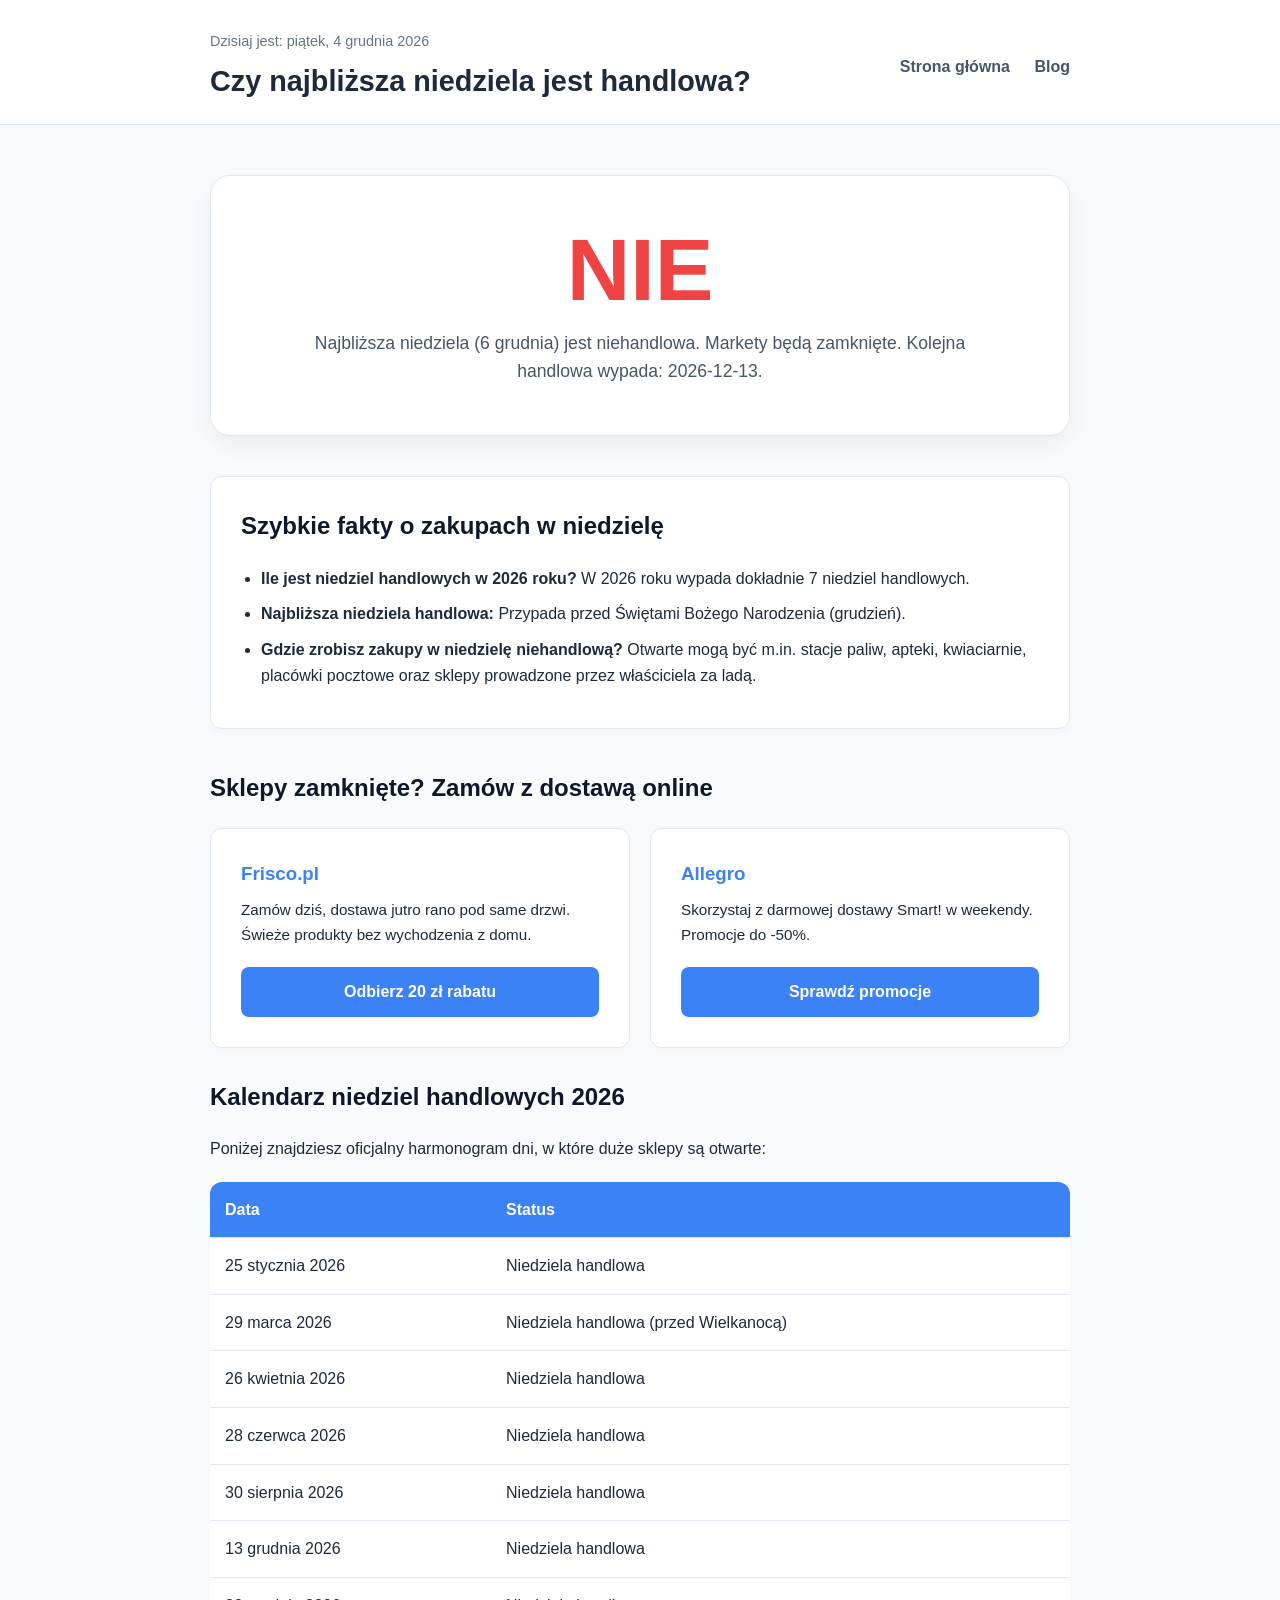
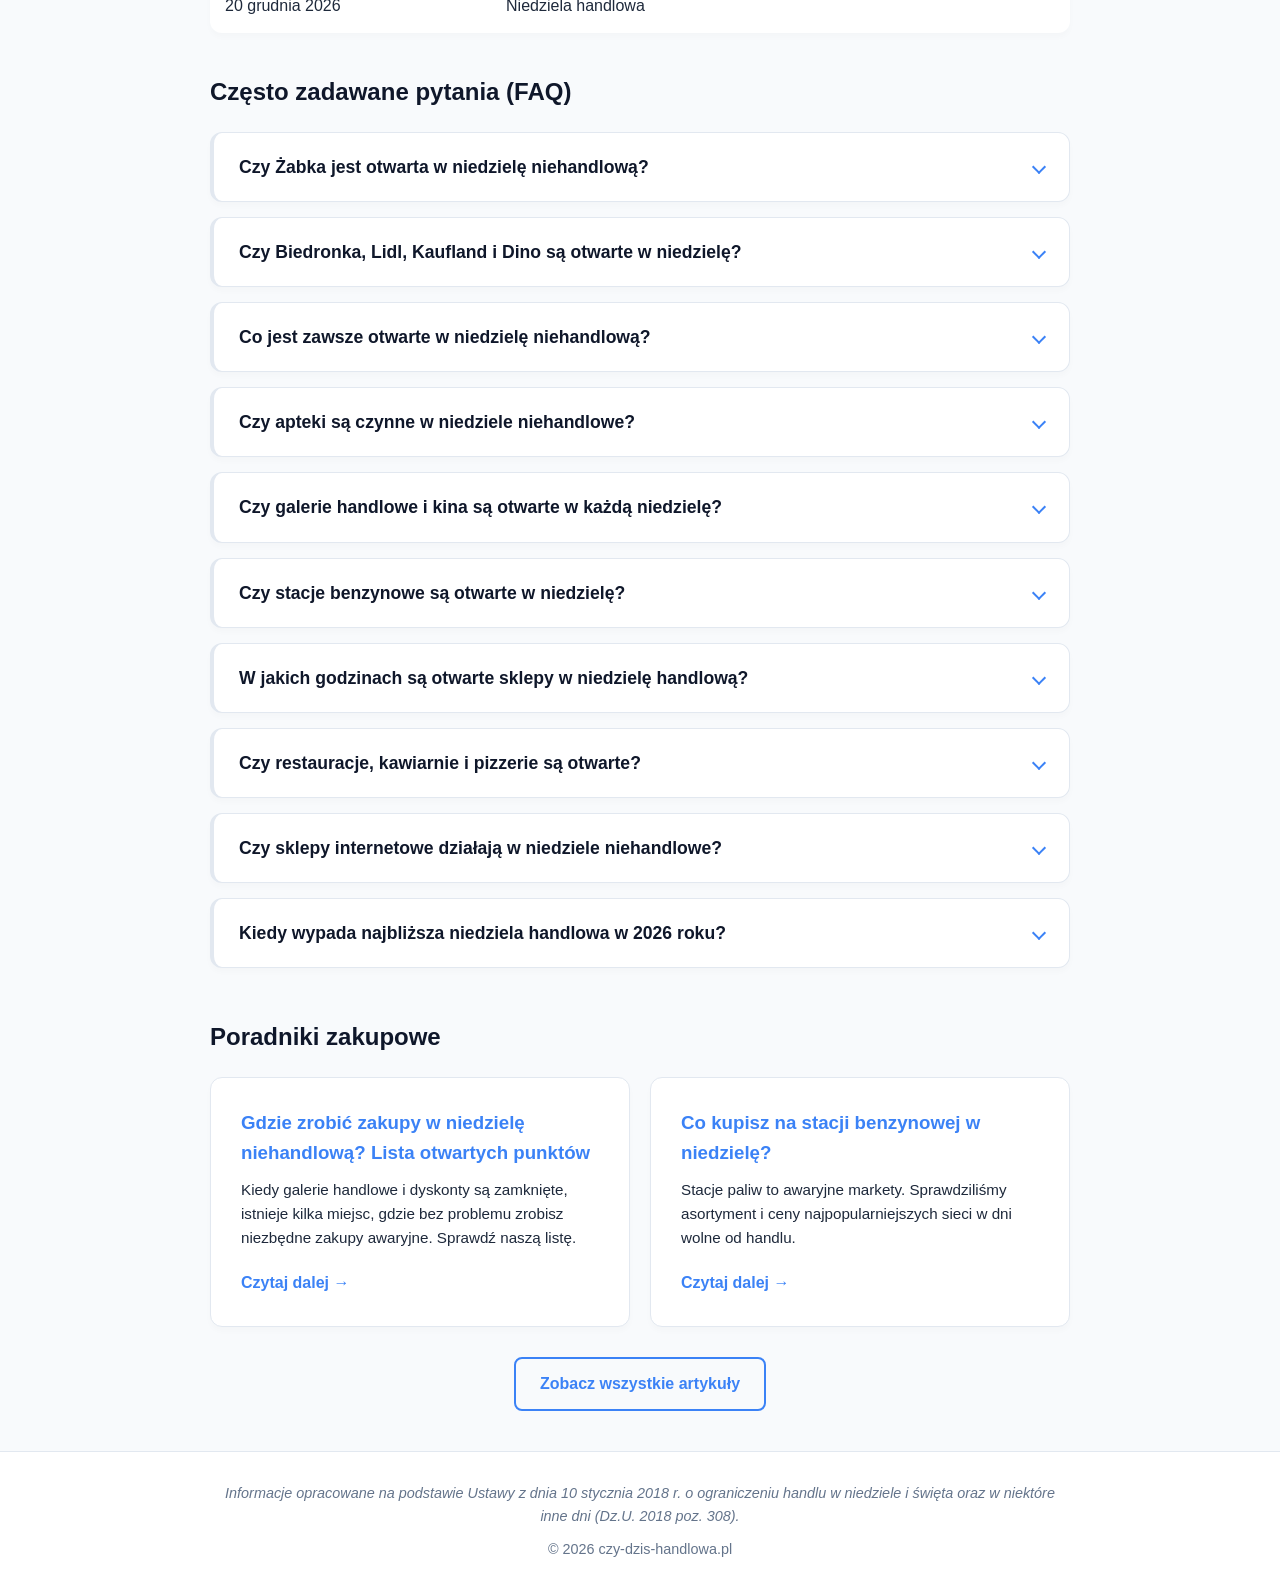
<file: index.html>
<!DOCTYPE html>
<html lang="pl">
<head>
    <meta charset="UTF-8">
    <meta name="viewport" content="width=device-width, initial-scale=1.0">
    <title>Czy dziś jest niedziela handlowa? Kalendarz 2026</title>
    <meta name="description" content="Sprawdź natychmiast, czy dzisiaj zrobisz zakupy. Pełna lista otwartych sklepów i kalendarz niedziel handlowych 2026 na stronie czy-dzis-handlowa.pl.">
    <link rel="stylesheet" href="style.css">
    
    <script type="application/ld+json">
    {
      "@context": "https://schema.org",
      "@type": "FAQPage",
      "mainEntity": [
        {
          "@type": "Question",
          "name": "Czy Żabka jest otwarta w niedzielę niehandlową?",
          "acceptedAnswer": { "@type": "Answer", "text": "Tak, większość sklepów sieci Żabka jest otwarta, ponieważ korzystają z wyjątku dla placówek, w których sprzedaż prowadzi osobiście właściciel (franczyzobiorca). Godziny otwarcia mogą być jednak skrócone (np. 10:00 - 20:00)." }
        },
        {
          "@type": "Question",
          "name": "Czy Biedronka, Lidl, Kaufland i Dino są otwarte w niedzielę?",
          "acceptedAnswer": { "@type": "Answer", "text": "Nie. Duże markety spożywcze i dyskonty są bezwzględnie zamknięte w niedziele niehandlowe. Zakupy zrobisz w nich wyłącznie w 7 ustawowych niedziel handlowych w roku." }
        },
        {
          "@type": "Question",
          "name": "Co jest zawsze otwarte w niedzielę niehandlową?",
          "acceptedAnswer": { "@type": "Answer", "text": "Zgodnie z ustawą otwarte pozostają: stacje paliw, apteki dyżurujące, kwiaciarnie, piekarnie, cukiernie, zakłady pogrzebowe, sklepy na dworcach i lotniskach oraz małe punkty handlowe obsługiwane przez właściciela." }
        },
        {
          "@type": "Question",
          "name": "Czy apteki są czynne w niedziele niehandlowe?",
          "acceptedAnswer": { "@type": "Answer", "text": "Tak, zakaz handlu nie obejmuje aptek. Wiele z nich funkcjonuje normalnie, a w każdym mieście zawsze wyznaczona jest całodobowa apteka dyżurująca." }
        },
        {
          "@type": "Question",
          "name": "Czy galerie handlowe i kina są otwarte w każdą niedzielę?",
          "acceptedAnswer": { "@type": "Answer", "text": "Same pasaże handlowe są otwarte, ale większość sklepów wewnątrz galerii (odzieżowe, elektroniczne) będzie zamknięta. Kina, wyspy gastronomiczne, kawiarnie, kręgielnie oraz siłownie działające w galeriach pozostają otwarte." }
        },
        {
          "@type": "Question",
          "name": "Czy stacje benzynowe są otwarte w niedzielę?",
          "acceptedAnswer": { "@type": "Answer", "text": "Tak, stacje paliw (np. Orlen, BP, Shell) działają całodobowo również w niedziele niehandlowe. Można na nich kupić podstawowe artykuły spożywcze, napoje i chemię." }
        },
        {
          "@type": "Question",
          "name": "W jakich godzinach są otwarte sklepy w niedzielę handlową?",
          "acceptedAnswer": { "@type": "Answer", "text": "W niedziele handlowe galerie i supermarkety pracują zazwyczaj w standardowych, choć czasami lekko skróconych godzinach weekendowych – zazwyczaj od 09:00 lub 10:00 do 20:00 lub 21:00." }
        },
        {
          "@type": "Question",
          "name": "Czy restauracje, kawiarnie i pizzerie są otwarte?",
          "acceptedAnswer": { "@type": "Answer", "text": "Tak. Zakaz handlu dotyczy wyłącznie sprzedaży detalicznej towarów, a nie usług gastronomicznych. Restauracje, kawiarnie, pizzerie i fast-foody funkcjonują w niedziele bez ograniczeń." }
        },
        {
          "@type": "Question",
          "name": "Czy sklepy internetowe działają w niedziele niehandlowe?",
          "acceptedAnswer": { "@type": "Answer", "text": "Tak, w sklepach internetowych zakupy można robić przez całą dobę. Wiele e-sklepów z żywnością (np. Frisco) oferuje kompletowanie zamówień w niedzielę i dostawę z samego rana w poniedziałek." }
        },
        {
          "@type": "Question",
          "name": "Kiedy wypada najbliższa niedziela handlowa w 2026 roku?",
          "acceptedAnswer": { "@type": "Answer", "text": "Zgodnie z kalendarzem ustawowym na rok 2026, niedziele handlowe przypadają m.in. na ostatnie niedziele stycznia, kwietnia, czerwca i sierpnia, niedzielę przed Wielkanocą oraz dwie niedziele przed Bożym Narodzeniem." }
        }
      ]
    }
    </script>
</head>
<body>

    <header>
        <div class="container header-container">
            <div>
                <p id="current-date" class="date-display">Ładowanie daty...</p>
                <h1>Czy dziś jest niedziela handlowa?</h1>
            </div>
            <nav class="main-nav">
                <a href="index.html">Strona główna</a>
                <a href="blog.html">Blog</a>
            </nav>
        </div>
    </header>

    <main class="container">
        <section class="hero-answer">
            <div id="answer-box" class="answer-box loading">
                <span id="main-answer">SPRAWDZAM...</span>
                <p id="sub-answer" class="sub-text"></p>
            </div>
        </section>

        <section class="info-nuggets">
            <h2>Szybkie fakty o zakupach w niedzielę</h2>
            <ul>
                <li><strong>Ile jest niedziel handlowych w 2026 roku?</strong> W 2026 roku wypada dokładnie 7 niedziel handlowych.</li>
                <li><strong>Najbliższa niedziela handlowa:</strong> Przypada przed Świętami Bożego Narodzenia (grudzień).</li>
                <li><strong>Gdzie zrobisz zakupy w niedzielę niehandlową?</strong> Otwarte mogą być m.in. stacje paliw, apteki, kwiaciarnie, placówki pocztowe oraz sklepy prowadzone przez właściciela za ladą.</li>
            </ul>
        </section>

        <section class="monetization">
            <h2>Sklepy zamknięte? Zamów z dostawą online</h2>
            <div class="affiliate-cards">
                <div class="card">
                    <h3>Frisco.pl</h3>
                    <p>Zamów dziś, dostawa jutro rano pod same drzwi. Świeże produkty bez wychodzenia z domu.</p>
                    <a href="#link-afiliacyjny-frisco" class="btn">Odbierz 20 zł rabatu</a>
                </div>
                <div class="card">
                    <h3>Allegro</h3>
                    <p>Skorzystaj z darmowej dostawy Smart! w weekendy. Promocje do -50%.</p>
                    <a href="#link-afiliacyjny-allegro" class="btn">Sprawdź promocje</a>
                </div>
            </div>
        </section>

        <section class="static-calendar">
            <h2>Kalendarz niedziel handlowych 2026</h2>
            <p>Poniżej znajdziesz oficjalny harmonogram dni, w które duże sklepy są otwarte:</p>
            <table>
                <thead>
                    <tr>
                        <th>Data</th>
                        <th>Status</th>
                    </tr>
                </thead>
                <tbody>
                    <tr><td>25 stycznia 2026</td><td>Niedziela handlowa</td></tr>
                    <tr><td>29 marca 2026</td><td>Niedziela handlowa (przed Wielkanocą)</td></tr>
                    <tr><td>26 kwietnia 2026</td><td>Niedziela handlowa</td></tr>
                    <tr><td>28 czerwca 2026</td><td>Niedziela handlowa</td></tr>
                    <tr><td>30 sierpnia 2026</td><td>Niedziela handlowa</td></tr>
                    <tr><td>13 grudnia 2026</td><td>Niedziela handlowa</td></tr>
                    <tr><td>20 grudnia 2026</td><td>Niedziela handlowa</td></tr>
                </tbody>
            </table>
        </section>
        
        <section class="faq-section">
            <h2>Często zadawane pytania (FAQ)</h2>
            
            <details class="faq-item">
                <summary>Czy Żabka jest otwarta w niedzielę niehandlową?</summary>
                <div class="faq-content"><p>Tak, większość sklepów sieci Żabka jest otwarta, ponieważ korzystają z wyjątku dla placówek, w których sprzedaż prowadzi osobiście właściciel (franczyzobiorca). Godziny otwarcia mogą być jednak skrócone (np. 10:00 - 20:00).</p></div>
            </details>
            
            <details class="faq-item">
                <summary>Czy Biedronka, Lidl, Kaufland i Dino są otwarte w niedzielę?</summary>
                <div class="faq-content"><p>Nie. Duże markety spożywcze i dyskonty są bezwzględnie zamknięte w niedziele niehandlowe. Zakupy zrobisz w nich wyłącznie w 7 ustawowych niedziel handlowych w roku.</p></div>
            </details>
            
            <details class="faq-item">
                <summary>Co jest zawsze otwarte w niedzielę niehandlową?</summary>
                <div class="faq-content"><p>Zgodnie z ustawą otwarte pozostają: stacje paliw, apteki dyżurujące, kwiaciarnie, piekarnie, cukiernie, zakłady pogrzebowe, sklepy na dworcach i lotniskach oraz małe punkty handlowe obsługiwane przez właściciela.</p></div>
            </details>

            <details class="faq-item">
                <summary>Czy apteki są czynne w niedziele niehandlowe?</summary>
                <div class="faq-content"><p>Tak, zakaz handlu nie obejmuje aptek. Wiele z nich funkcjonuje normalnie, a w każdym mieście zawsze wyznaczona jest całodobowa apteka dyżurująca.</p></div>
            </details>

            <details class="faq-item">
                <summary>Czy galerie handlowe i kina są otwarte w każdą niedzielę?</summary>
                <div class="faq-content"><p>Same pasaże handlowe są otwarte, ale większość sklepów wewnątrz galerii (odzieżowe, elektroniczne) będzie zamknięta. Kina, wyspy gastronomiczne, kawiarnie, kręgielnie oraz siłownie działające w galeriach pozostają otwarte.</p></div>
            </details>

            <details class="faq-item">
                <summary>Czy stacje benzynowe są otwarte w niedzielę?</summary>
                <div class="faq-content"><p>Tak, stacje paliw (np. Orlen, BP, Shell) działają całodobowo również w niedziele niehandlowe. Można na nich kupić podstawowe artykuły spożywcze, napoje i chemię.</p></div>
            </details>

            <details class="faq-item">
                <summary>W jakich godzinach są otwarte sklepy w niedzielę handlową?</summary>
                <div class="faq-content"><p>W niedziele handlowe galerie i supermarkety pracują zazwyczaj w standardowych, choć czasami lekko skróconych godzinach weekendowych – zazwyczaj od 09:00 lub 10:00 do 20:00 lub 21:00.</p></div>
            </details>

            <details class="faq-item">
                <summary>Czy restauracje, kawiarnie i pizzerie są otwarte?</summary>
                <div class="faq-content"><p>Tak. Zakaz handlu dotyczy wyłącznie sprzedaży detalicznej towarów, a nie usług gastronomicznych. Restauracje, kawiarnie, pizzerie i fast-foody funkcjonują w niedziele bez ograniczeń.</p></div>
            </details>

            <details class="faq-item">
                <summary>Czy sklepy internetowe działają w niedziele niehandlowe?</summary>
                <div class="faq-content"><p>Tak, w sklepach internetowych zakupy można robić przez całą dobę. Wiele e-sklepów z żywnością (np. Frisco) oferuje kompletowanie zamówień w niedzielę i dostawę z samego rana w poniedziałek.</p></div>
            </details>

            <details class="faq-item">
                <summary>Kiedy wypada najbliższa niedziela handlowa w 2026 roku?</summary>
                <div class="faq-content"><p>Zgodnie z kalendarzem ustawowym na rok 2026, niedziele handlowe przypadają m.in. na ostatnie niedziele stycznia, kwietnia, czerwca i sierpnia, niedzielę przed Wielkanocą oraz dwie niedziele przed Bożym Narodzeniem.</p></div>
            </details>
        </section>

        <section class="blog-seo">
            <h2>Poradniki zakupowe</h2>
            <div class="blog-grid">
                <article class="blog-post">
                    <h3>Gdzie zrobić zakupy w niedzielę niehandlową? Lista otwartych punktów</h3>
                    <p>Kiedy galerie handlowe i dyskonty są zamknięte, istnieje kilka miejsc, gdzie bez problemu zrobisz niezbędne zakupy awaryjne. Sprawdź naszą listę.</p>
                    <a href="artykul-gdzie-na-zakupy.html" class="read-more">Czytaj dalej &rarr;</a>
                </article>
                <article class="blog-post">
                    <h3>Co kupisz na stacji benzynowej w niedzielę?</h3>
                    <p>Stacje paliw to awaryjne markety. Sprawdziliśmy asortyment i ceny najpopularniejszych sieci w dni wolne od handlu.</p>
                    <a href="artykul-stacje-paliw.html" class="read-more">Czytaj dalej &rarr;</a>
                </article>
            </div>
            <div class="center-btn">
                <a href="blog.html" class="btn btn-outline">Zobacz wszystkie artykuły</a>
            </div>
        </section>
    </main>

    <footer>
        <div class="container">
            <p class="legal-notice">Informacje opracowane na podstawie Ustawy z dnia 10 stycznia 2018 r. o ograniczeniu handlu w niedziele i święta oraz w niektóre inne dni (Dz.U. 2018 poz. 308).</p>
            <p>&copy; 2026 czy-dzis-handlowa.pl</p>
        </div>
    </footer>

    <script src="main.js" defer></script>
</body>
</html>
</file>
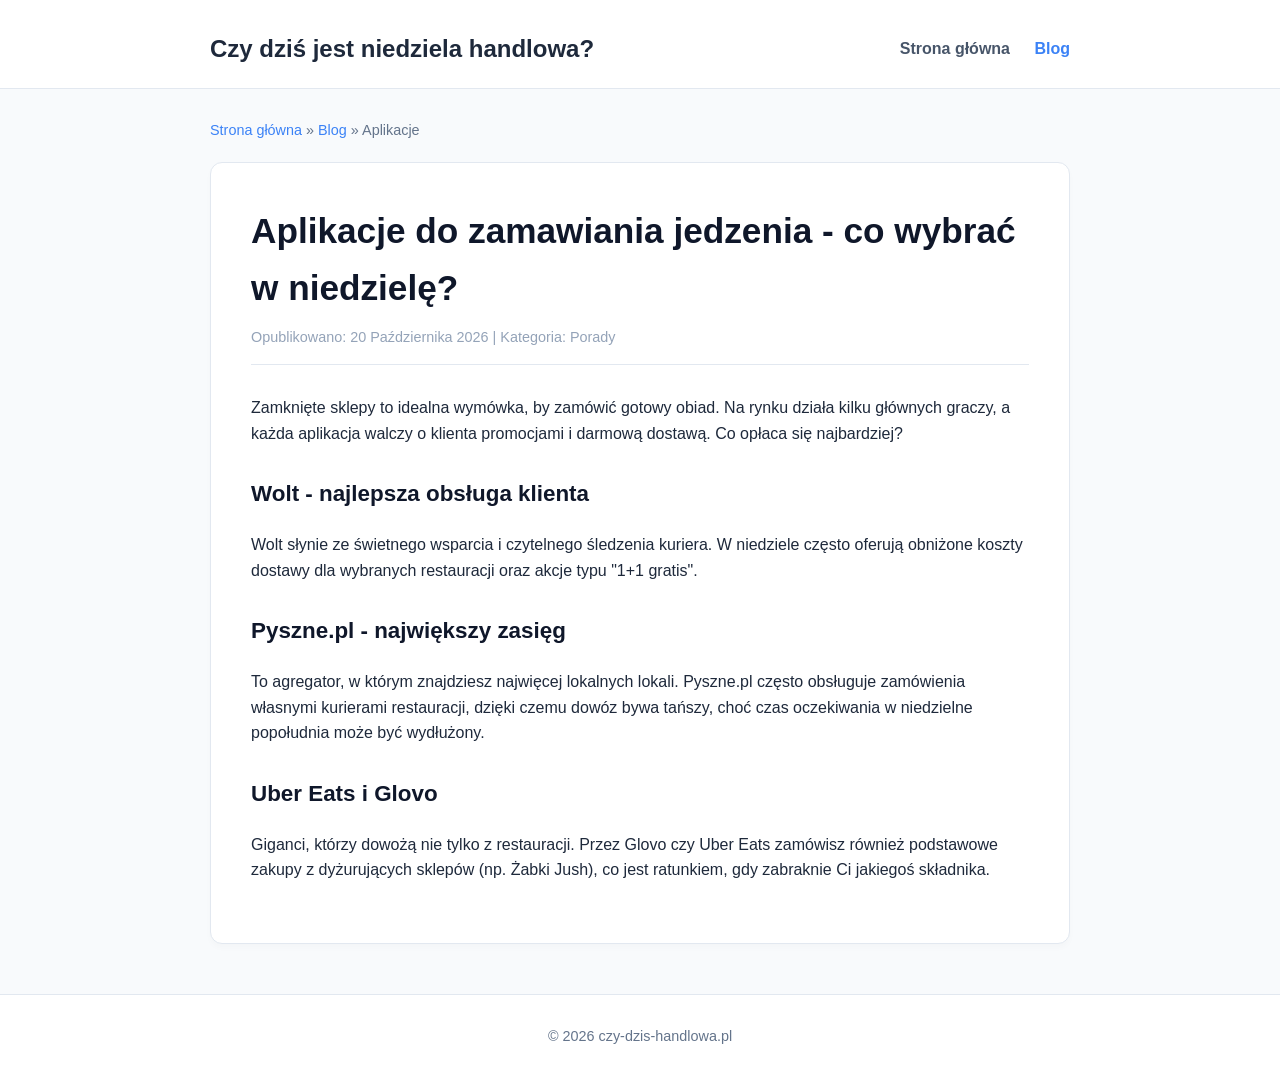
<file: artykul-aplikacje.html>
<!DOCTYPE html>
<html lang="pl">
<head>
    <meta charset="UTF-8">
    <meta name="viewport" content="width=device-width, initial-scale=1.0">
    <title>Aplikacje do zamawiania jedzenia - co wybrać w niedzielę?</title>
    <meta name="description" content="Przegląd najlepszych aplikacji do zamawiania jedzenia z dowozem. Gdzie najtaniej zamówisz obiad w niedzielę niehandlową?">
    <link rel="stylesheet" href="style.css">
</head>
<body>
    <header>
        <div class="container header-container">
            <div><a href="index.html" class="logo-link">Czy dziś jest niedziela handlowa?</a></div>
            <nav class="main-nav"><a href="index.html">Strona główna</a> <a href="blog.html" class="active">Blog</a></nav>
        </div>
    </header>
    <main class="container">
        <nav class="breadcrumbs">
            <a href="index.html">Strona główna</a> &raquo; <a href="blog.html">Blog</a> &raquo; Aplikacje
        </nav>
        <article class="single-post">
            <h1>Aplikacje do zamawiania jedzenia - co wybrać w niedzielę?</h1>
            <div class="post-meta">Opublikowano: 20 Października 2026 | Kategoria: Porady</div>
            <div class="post-content">
                <p>Zamknięte sklepy to idealna wymówka, by zamówić gotowy obiad. Na rynku działa kilku głównych graczy, a każda aplikacja walczy o klienta promocjami i darmową dostawą. Co opłaca się najbardziej?</p>
                <h2>Wolt - najlepsza obsługa klienta</h2>
                <p>Wolt słynie ze świetnego wsparcia i czytelnego śledzenia kuriera. W niedziele często oferują obniżone koszty dostawy dla wybranych restauracji oraz akcje typu "1+1 gratis".</p>
                <h2>Pyszne.pl - największy zasięg</h2>
                <p>To agregator, w którym znajdziesz najwięcej lokalnych lokali. Pyszne.pl często obsługuje zamówienia własnymi kurierami restauracji, dzięki czemu dowóz bywa tańszy, choć czas oczekiwania w niedzielne popołudnia może być wydłużony.</p>
                <h2>Uber Eats i Glovo</h2>
                <p>Giganci, którzy dowożą nie tylko z restauracji. Przez Glovo czy Uber Eats zamówisz również podstawowe zakupy z dyżurujących sklepów (np. Żabki Jush), co jest ratunkiem, gdy zabraknie Ci jakiegoś składnika.</p>
            </div>
        </article>
    </main>
    <footer>
        <div class="container"><p>&copy; 2026 czy-dzis-handlowa.pl</p></div>
    </footer>
</body>
</html>
</file>
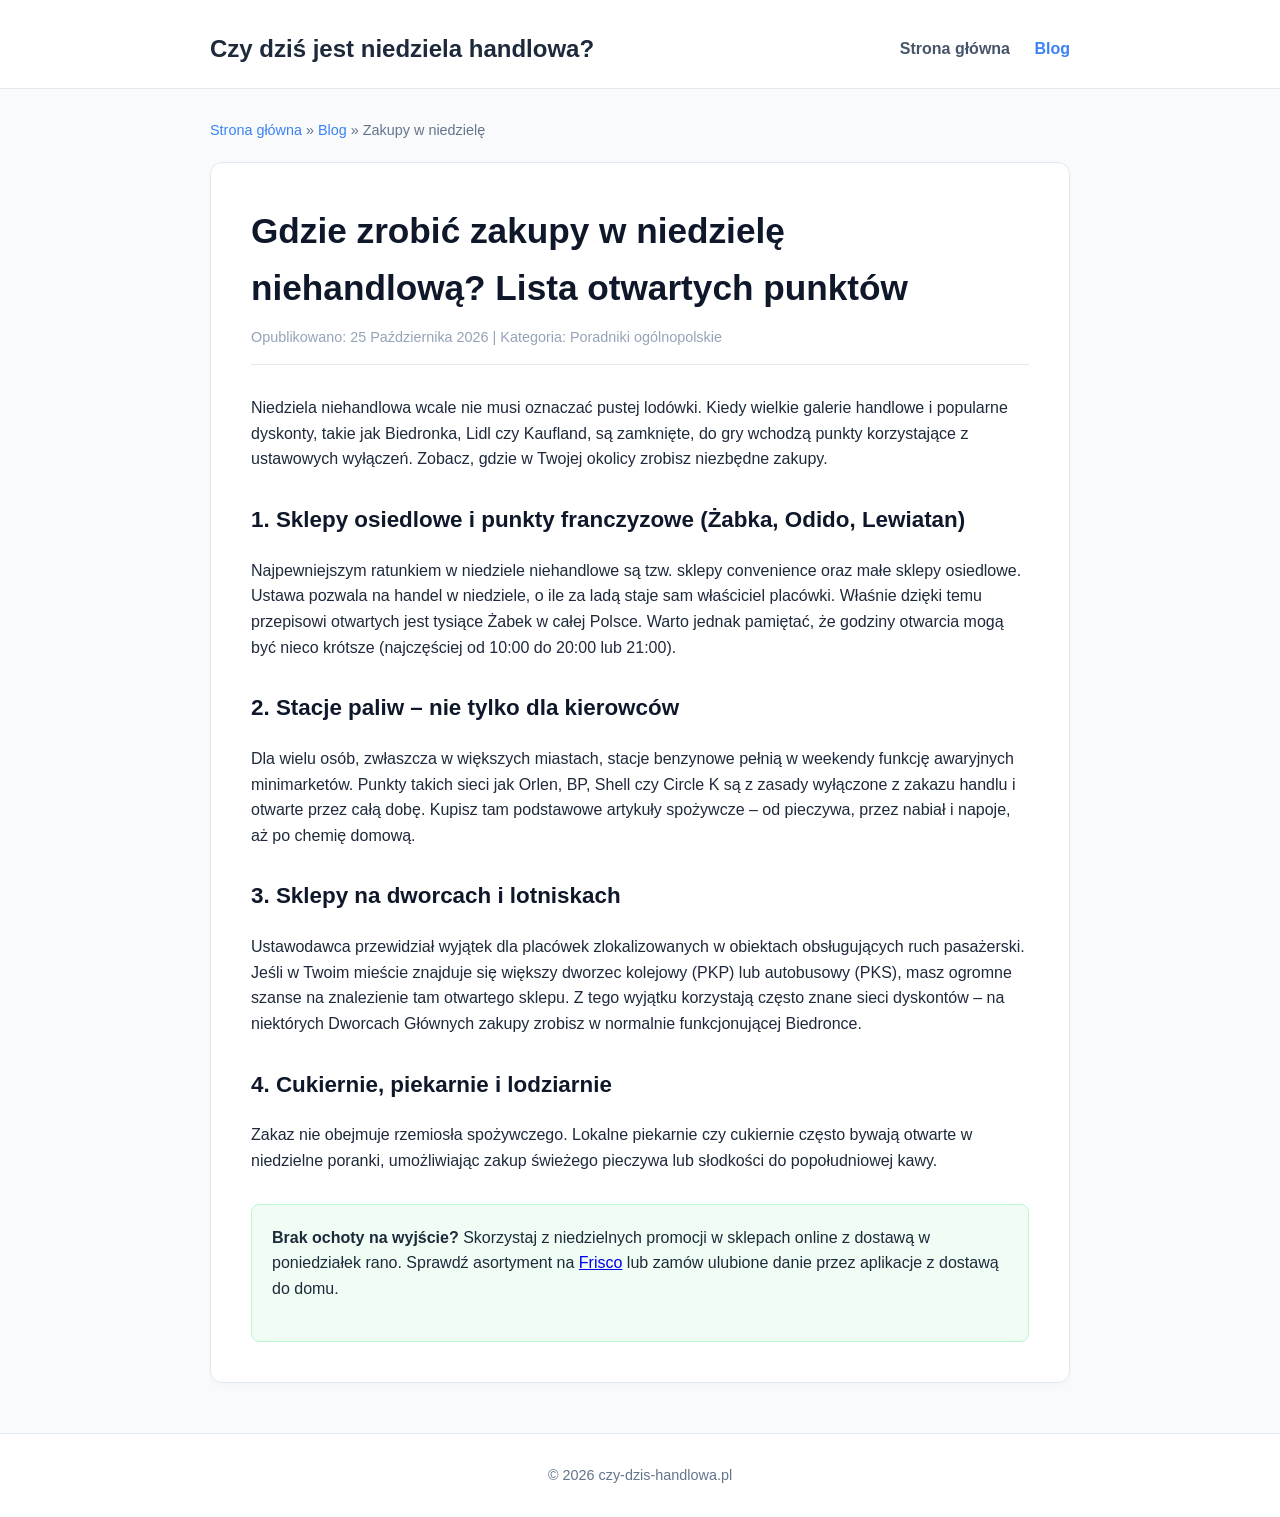
<file: artykul-gdzie-na-zakupy.html>
<!DOCTYPE html>
<html lang="pl">
<head>
    <meta charset="UTF-8">
    <meta name="viewport" content="width=device-width, initial-scale=1.0">
    <title>Gdzie zrobić zakupy w niedzielę niehandlową w Polsce?</title>
    <meta name="description" content="Lista sklepów, aptek i stacji benzynowych otwartych w niedziele niehandlowe. Dowiedz się, gdzie zrobisz awaryjne zakupy w swoim mieście.">
    <link rel="stylesheet" href="style.css">
</head>
<body>
    <header>
        <div class="container header-container">
            <div><a href="index.html" class="logo-link">Czy dziś jest niedziela handlowa?</a></div>
            <nav class="main-nav"><a href="index.html">Strona główna</a> <a href="blog.html" class="active">Blog</a></nav>
        </div>
    </header>
    <main class="container">
        <nav class="breadcrumbs">
            <a href="index.html">Strona główna</a> &raquo; <a href="blog.html">Blog</a> &raquo; Zakupy w niedzielę
        </nav>
        <article class="single-post">
            <h1>Gdzie zrobić zakupy w niedzielę niehandlową? Lista otwartych punktów</h1>
            <div class="post-meta">Opublikowano: 25 Października 2026 | Kategoria: Poradniki ogólnopolskie</div>
            <div class="post-content">
                <p>Niedziela niehandlowa wcale nie musi oznaczać pustej lodówki. Kiedy wielkie galerie handlowe i popularne dyskonty, takie jak Biedronka, Lidl czy Kaufland, są zamknięte, do gry wchodzą punkty korzystające z ustawowych wyłączeń. Zobacz, gdzie w Twojej okolicy zrobisz niezbędne zakupy.</p>
                <h2>1. Sklepy osiedlowe i punkty franczyzowe (Żabka, Odido, Lewiatan)</h2>
                <p>Najpewniejszym ratunkiem w niedziele niehandlowe są tzw. sklepy convenience oraz małe sklepy osiedlowe. Ustawa pozwala na handel w niedziele, o ile za ladą staje sam właściciel placówki. Właśnie dzięki temu przepisowi otwartych jest tysiące Żabek w całej Polsce. Warto jednak pamiętać, że godziny otwarcia mogą być nieco krótsze (najczęściej od 10:00 do 20:00 lub 21:00).</p>
                <h2>2. Stacje paliw – nie tylko dla kierowców</h2>
                <p>Dla wielu osób, zwłaszcza w większych miastach, stacje benzynowe pełnią w weekendy funkcję awaryjnych minimarketów. Punkty takich sieci jak Orlen, BP, Shell czy Circle K są z zasady wyłączone z zakazu handlu i otwarte przez całą dobę. Kupisz tam podstawowe artykuły spożywcze – od pieczywa, przez nabiał i napoje, aż po chemię domową.</p>
                <h2>3. Sklepy na dworcach i lotniskach</h2>
                <p>Ustawodawca przewidział wyjątek dla placówek zlokalizowanych w obiektach obsługujących ruch pasażerski. Jeśli w Twoim mieście znajduje się większy dworzec kolejowy (PKP) lub autobusowy (PKS), masz ogromne szanse na znalezienie tam otwartego sklepu. Z tego wyjątku korzystają często znane sieci dyskontów – na niektórych Dworcach Głównych zakupy zrobisz w normalnie funkcjonującej Biedronce.</p>
                <h2>4. Cukiernie, piekarnie i lodziarnie</h2>
                <p>Zakaz nie obejmuje rzemiosła spożywczego. Lokalne piekarnie czy cukiernie często bywają otwarte w niedzielne poranki, umożliwiając zakup świeżego pieczywa lub słodkości do popołudniowej kawy.</p>
                <div class="affiliate-banner">
                    <p><strong>Brak ochoty na wyjście?</strong> Skorzystaj z niedzielnych promocji w sklepach online z dostawą w poniedziałek rano. Sprawdź asortyment na <a href="#">Frisco</a> lub zamów ulubione danie przez aplikacje z dostawą do domu.</p>
                </div>
            </div>
        </article>
    </main>
    <footer>
        <div class="container"><p>&copy; 2026 czy-dzis-handlowa.pl</p></div>
    </footer>
</body>
</html>
</file>
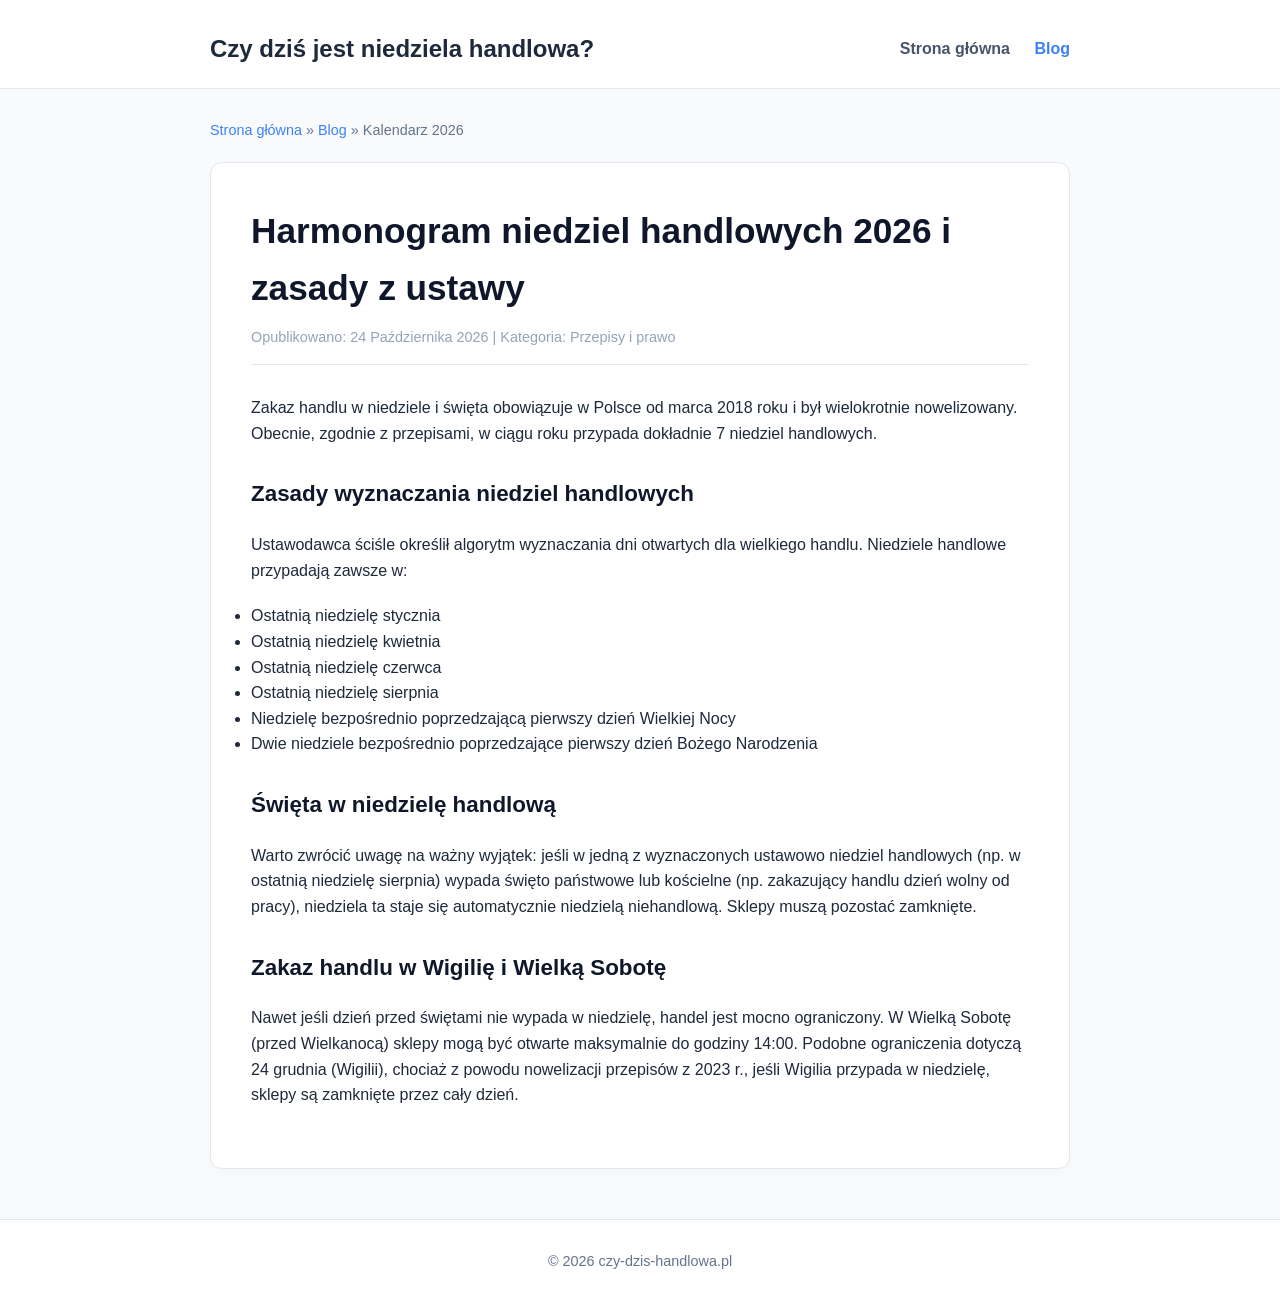
<file: artykul-kalendarz-2026.html>
<!DOCTYPE html>
<html lang="pl">
<head>
    <meta charset="UTF-8">
    <meta name="viewport" content="width=device-width, initial-scale=1.0">
    <title>Harmonogram niedziel handlowych 2026 i zasady</title>
    <meta name="description" content="Pełny wykaz niedziel handlowych na rok 2026. Dowiedz się, według jakich zasad wyznaczane są weekendy handlowe w Polsce.">
    <link rel="stylesheet" href="style.css">
</head>
<body>
    <header>
        <div class="container header-container">
            <div><a href="index.html" class="logo-link">Czy dziś jest niedziela handlowa?</a></div>
            <nav class="main-nav"><a href="index.html">Strona główna</a> <a href="blog.html" class="active">Blog</a></nav>
        </div>
    </header>
    <main class="container">
        <nav class="breadcrumbs">
            <a href="index.html">Strona główna</a> &raquo; <a href="blog.html">Blog</a> &raquo; Kalendarz 2026
        </nav>
        <article class="single-post">
            <h1>Harmonogram niedziel handlowych 2026 i zasady z ustawy</h1>
            <div class="post-meta">Opublikowano: 24 Października 2026 | Kategoria: Przepisy i prawo</div>
            <div class="post-content">
                <p>Zakaz handlu w niedziele i święta obowiązuje w Polsce od marca 2018 roku i był wielokrotnie nowelizowany. Obecnie, zgodnie z przepisami, w ciągu roku przypada dokładnie 7 niedziel handlowych.</p>
                <h2>Zasady wyznaczania niedziel handlowych</h2>
                <p>Ustawodawca ściśle określił algorytm wyznaczania dni otwartych dla wielkiego handlu. Niedziele handlowe przypadają zawsze w:</p>
                <ul>
                    <li>Ostatnią niedzielę stycznia</li>
                    <li>Ostatnią niedzielę kwietnia</li>
                    <li>Ostatnią niedzielę czerwca</li>
                    <li>Ostatnią niedzielę sierpnia</li>
                    <li>Niedzielę bezpośrednio poprzedzającą pierwszy dzień Wielkiej Nocy</li>
                    <li>Dwie niedziele bezpośrednio poprzedzające pierwszy dzień Bożego Narodzenia</li>
                </ul>
                <h2>Święta w niedzielę handlową</h2>
                <p>Warto zwrócić uwagę na ważny wyjątek: jeśli w jedną z wyznaczonych ustawowo niedziel handlowych (np. w ostatnią niedzielę sierpnia) wypada święto państwowe lub kościelne (np. zakazujący handlu dzień wolny od pracy), niedziela ta staje się automatycznie niedzielą niehandlową. Sklepy muszą pozostać zamknięte.</p>
                <h2>Zakaz handlu w Wigilię i Wielką Sobotę</h2>
                <p>Nawet jeśli dzień przed świętami nie wypada w niedzielę, handel jest mocno ograniczony. W Wielką Sobotę (przed Wielkanocą) sklepy mogą być otwarte maksymalnie do godziny 14:00. Podobne ograniczenia dotyczą 24 grudnia (Wigilii), chociaż z powodu nowelizacji przepisów z 2023 r., jeśli Wigilia przypada w niedzielę, sklepy są zamknięte przez cały dzień.</p>
            </div>
        </article>
    </main>
    <footer>
        <div class="container"><p>&copy; 2026 czy-dzis-handlowa.pl</p></div>
    </footer>
</body>
</html>
</file>
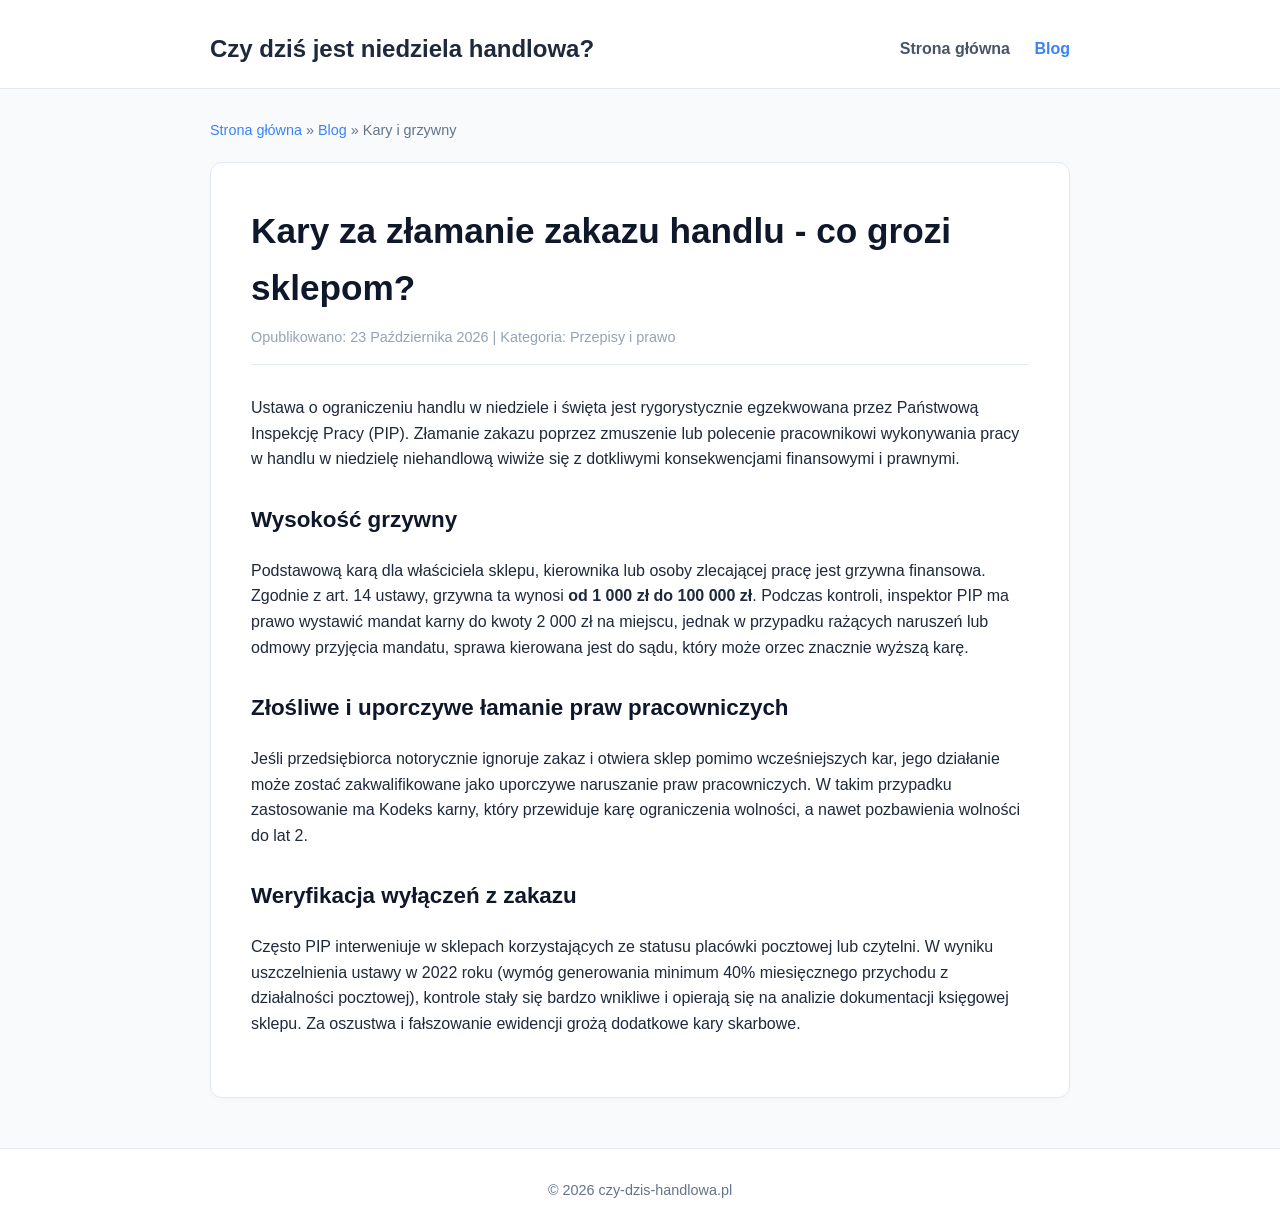
<file: artykul-kary.html>
<!DOCTYPE html>
<html lang="pl">
<head>
    <meta charset="UTF-8">
    <meta name="viewport" content="width=device-width, initial-scale=1.0">
    <title>Kary za złamanie zakazu handlu - co grozi właścicielom?</title>
    <meta name="description" content="Otwierasz sklep w niedzielę niehandlową wbrew przepisom? Sprawdź, jakie grzywny i kary przewiduje Państwowa Inspekcja Pracy.">
    <link rel="stylesheet" href="style.css">
</head>
<body>
    <header>
        <div class="container header-container">
            <div><a href="index.html" class="logo-link">Czy dziś jest niedziela handlowa?</a></div>
            <nav class="main-nav"><a href="index.html">Strona główna</a> <a href="blog.html" class="active">Blog</a></nav>
        </div>
    </header>
    <main class="container">
        <nav class="breadcrumbs">
            <a href="index.html">Strona główna</a> &raquo; <a href="blog.html">Blog</a> &raquo; Kary i grzywny
        </nav>
        <article class="single-post">
            <h1>Kary za złamanie zakazu handlu - co grozi sklepom?</h1>
            <div class="post-meta">Opublikowano: 23 Października 2026 | Kategoria: Przepisy i prawo</div>
            <div class="post-content">
                <p>Ustawa o ograniczeniu handlu w niedziele i święta jest rygorystycznie egzekwowana przez Państwową Inspekcję Pracy (PIP). Złamanie zakazu poprzez zmuszenie lub polecenie pracownikowi wykonywania pracy w handlu w niedzielę niehandlową wiwiże się z dotkliwymi konsekwencjami finansowymi i prawnymi.</p>
                <h2>Wysokość grzywny</h2>
                <p>Podstawową karą dla właściciela sklepu, kierownika lub osoby zlecającej pracę jest grzywna finansowa. Zgodnie z art. 14 ustawy, grzywna ta wynosi <strong>od 1 000 zł do 100 000 zł</strong>. Podczas kontroli, inspektor PIP ma prawo wystawić mandat karny do kwoty 2 000 zł na miejscu, jednak w przypadku rażących naruszeń lub odmowy przyjęcia mandatu, sprawa kierowana jest do sądu, który może orzec znacznie wyższą karę.</p>
                <h2>Złośliwe i uporczywe łamanie praw pracowniczych</h2>
                <p>Jeśli przedsiębiorca notorycznie ignoruje zakaz i otwiera sklep pomimo wcześniejszych kar, jego działanie może zostać zakwalifikowane jako uporczywe naruszanie praw pracowniczych. W takim przypadku zastosowanie ma Kodeks karny, który przewiduje karę ograniczenia wolności, a nawet pozbawienia wolności do lat 2.</p>
                <h2>Weryfikacja wyłączeń z zakazu</h2>
                <p>Często PIP interweniuje w sklepach korzystających ze statusu placówki pocztowej lub czytelni. W wyniku uszczelnienia ustawy w 2022 roku (wymóg generowania minimum 40% miesięcznego przychodu z działalności pocztowej), kontrole stały się bardzo wnikliwe i opierają się na analizie dokumentacji księgowej sklepu. Za oszustwa i fałszowanie ewidencji grożą dodatkowe kary skarbowe.</p>
            </div>
        </article>
    </main>
    <footer>
        <div class="container"><p>&copy; 2026 czy-dzis-handlowa.pl</p></div>
    </footer>
</body>
</html>
</file>
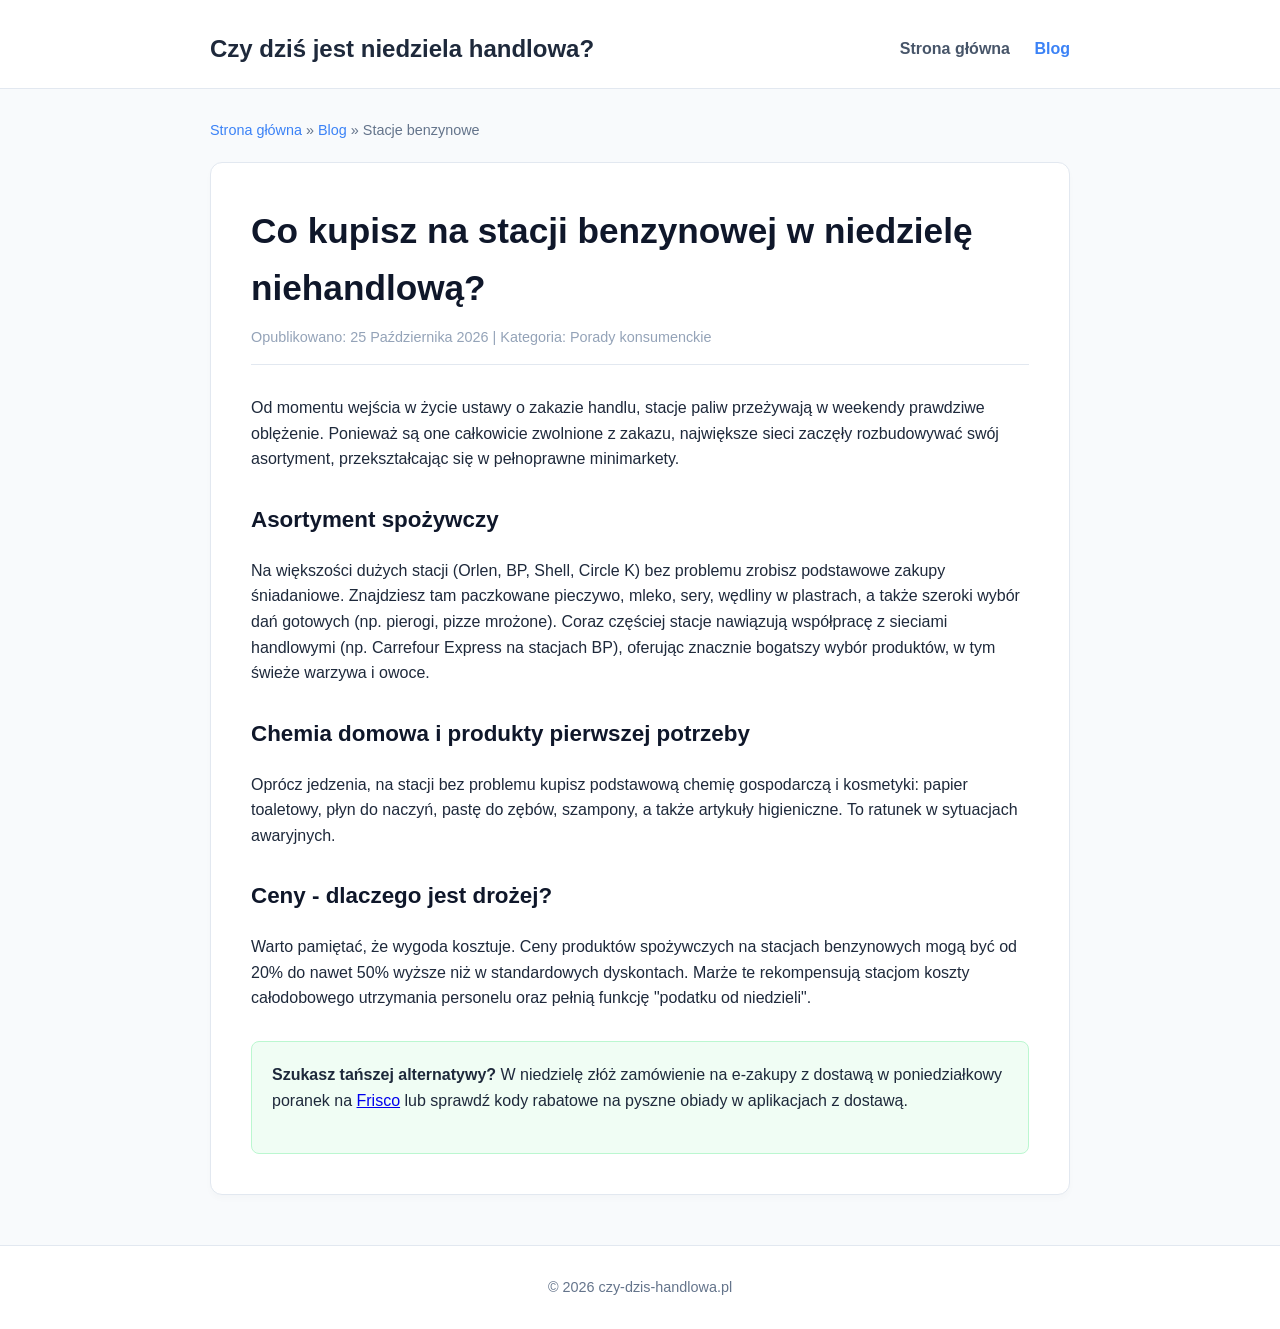
<file: artykul-stacje-paliw.html>
<!DOCTYPE html>
<html lang="pl">
<head>
    <meta charset="UTF-8">
    <meta name="viewport" content="width=device-width, initial-scale=1.0">
    <title>Co kupisz na stacji benzynowej w niedzielę niehandlową?</title>
    <meta name="description" content="Stacje paliw to często jedyne otwarte sklepy w niedzielę. Sprawdź, jaki asortyment spożywczy i chemiczny znajdziesz na Orlenie, BP czy Shellu.">
    <link rel="stylesheet" href="style.css">
</head>
<body>
    <header>
        <div class="container header-container">
            <div><a href="index.html" class="logo-link">Czy dziś jest niedziela handlowa?</a></div>
            <nav class="main-nav"><a href="index.html">Strona główna</a> <a href="blog.html" class="active">Blog</a></nav>
        </div>
    </header>
    <main class="container">
        <nav class="breadcrumbs">
            <a href="index.html">Strona główna</a> &raquo; <a href="blog.html">Blog</a> &raquo; Stacje benzynowe
        </nav>
        <article class="single-post">
            <h1>Co kupisz na stacji benzynowej w niedzielę niehandlową?</h1>
            <div class="post-meta">Opublikowano: 25 Października 2026 | Kategoria: Porady konsumenckie</div>
            <div class="post-content">
                <p>Od momentu wejścia w życie ustawy o zakazie handlu, stacje paliw przeżywają w weekendy prawdziwe oblężenie. Ponieważ są one całkowicie zwolnione z zakazu, największe sieci zaczęły rozbudowywać swój asortyment, przekształcając się w pełnoprawne minimarkety.</p>
                <h2>Asortyment spożywczy</h2>
                <p>Na większości dużych stacji (Orlen, BP, Shell, Circle K) bez problemu zrobisz podstawowe zakupy śniadaniowe. Znajdziesz tam paczkowane pieczywo, mleko, sery, wędliny w plastrach, a także szeroki wybór dań gotowych (np. pierogi, pizze mrożone). Coraz częściej stacje nawiązują współpracę z sieciami handlowymi (np. Carrefour Express na stacjach BP), oferując znacznie bogatszy wybór produktów, w tym świeże warzywa i owoce.</p>
                <h2>Chemia domowa i produkty pierwszej potrzeby</h2>
                <p>Oprócz jedzenia, na stacji bez problemu kupisz podstawową chemię gospodarczą i kosmetyki: papier toaletowy, płyn do naczyń, pastę do zębów, szampony, a także artykuły higieniczne. To ratunek w sytuacjach awaryjnych.</p>
                <h2>Ceny - dlaczego jest drożej?</h2>
                <p>Warto pamiętać, że wygoda kosztuje. Ceny produktów spożywczych na stacjach benzynowych mogą być od 20% do nawet 50% wyższe niż w standardowych dyskontach. Marże te rekompensują stacjom koszty całodobowego utrzymania personelu oraz pełnią funkcję "podatku od niedzieli".</p>
                <div class="affiliate-banner">
                    <p><strong>Szukasz tańszej alternatywy?</strong> W niedzielę złóż zamówienie na e-zakupy z dostawą w poniedziałkowy poranek na <a href="#">Frisco</a> lub sprawdź kody rabatowe na pyszne obiady w aplikacjach z dostawą.</p>
                </div>
            </div>
        </article>
    </main>
    <footer>
        <div class="container"><p>&copy; 2026 czy-dzis-handlowa.pl</p></div>
    </footer>
</body>
</html>
</file>
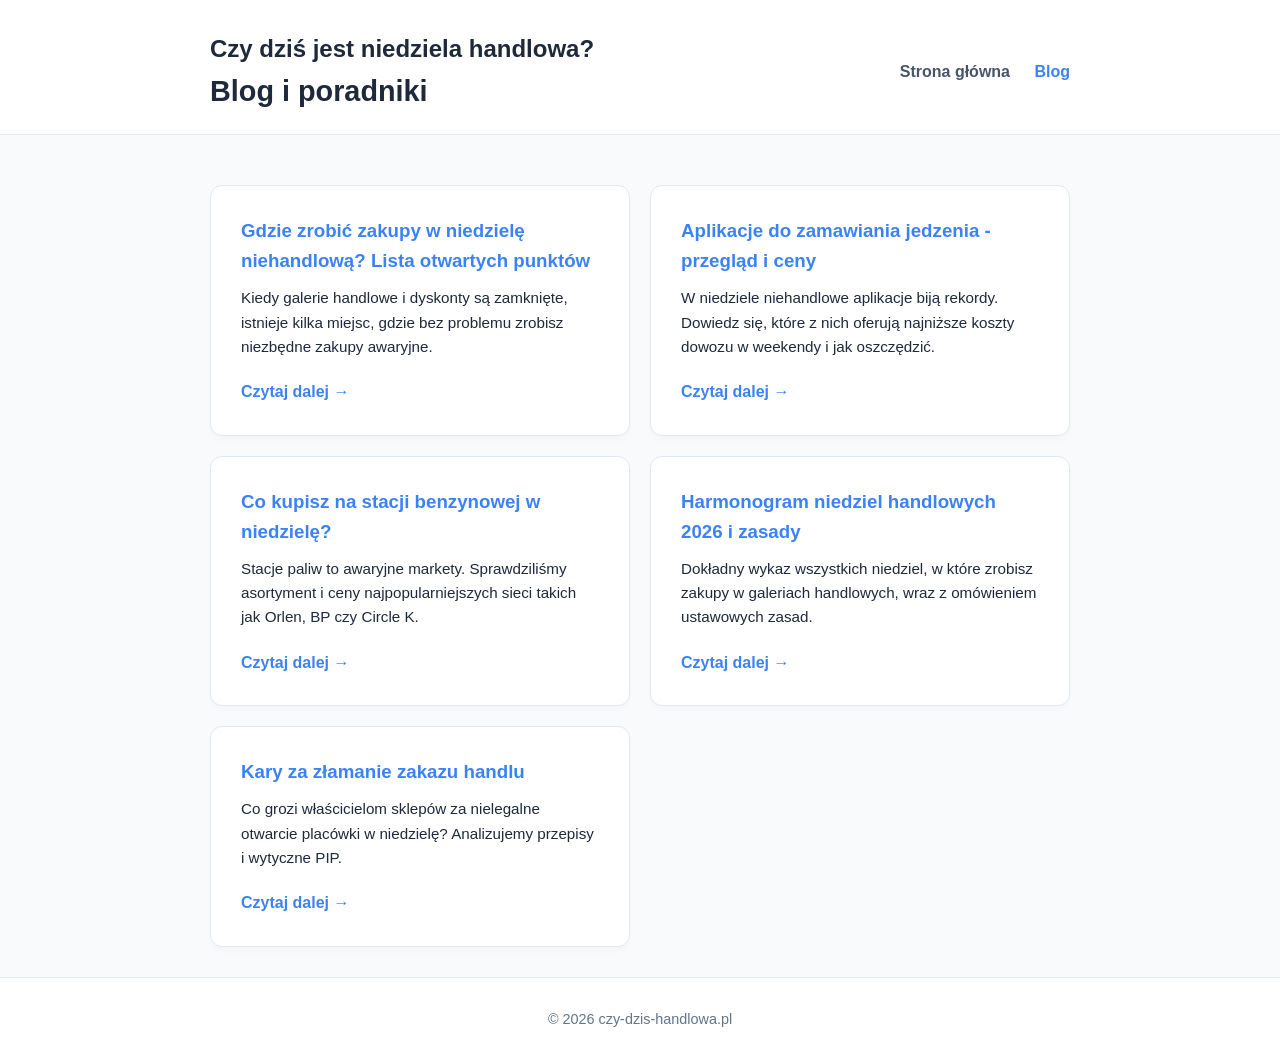
<file: blog.html>
<!DOCTYPE html>
<html lang="pl">
<head>
    <meta charset="UTF-8">
    <meta name="viewport" content="width=device-width, initial-scale=1.0">
    <title>Blog - Poradniki zakupowe | Czy dziś jest niedziela handlowa?</title>
    <meta name="description" content="Przeczytaj nasze poradniki zakupowe, dowiedz się gdzie zrobić zakupy w niedzielę i jak działają sklepy w dni wolne od handlu.">
    <link rel="stylesheet" href="style.css">
</head>
<body>
    <header>
        <div class="container header-container">
            <div><a href="index.html" class="logo-link">Czy dziś jest niedziela handlowa?</a><h1>Blog i poradniki</h1></div>
            <nav class="main-nav"><a href="index.html">Strona główna</a> <a href="blog.html" class="active">Blog</a></nav>
        </div>
    </header>
    <main class="container">
        <section class="blog-seo" style="margin-top: 20px;">
            <div class="blog-grid">
                <article class="blog-post">
                    <h3>Gdzie zrobić zakupy w niedzielę niehandlową? Lista otwartych punktów</h3>
                    <p>Kiedy galerie handlowe i dyskonty są zamknięte, istnieje kilka miejsc, gdzie bez problemu zrobisz niezbędne zakupy awaryjne.</p>
                    <a href="artykul-gdzie-na-zakupy.html" class="read-more">Czytaj dalej &rarr;</a>
                </article>
                <article class="blog-post">
                    <h3>Aplikacje do zamawiania jedzenia - przegląd i ceny</h3>
                    <p>W niedziele niehandlowe aplikacje biją rekordy. Dowiedz się, które z nich oferują najniższe koszty dowozu w weekendy i jak oszczędzić.</p>
                    <a href="artykul-aplikacje.html" class="read-more">Czytaj dalej &rarr;</a>
                </article>
                <article class="blog-post">
                    <h3>Co kupisz na stacji benzynowej w niedzielę?</h3>
                    <p>Stacje paliw to awaryjne markety. Sprawdziliśmy asortyment i ceny najpopularniejszych sieci takich jak Orlen, BP czy Circle K.</p>
                    <a href="artykul-stacje-paliw.html" class="read-more">Czytaj dalej &rarr;</a>
                </article>
                <article class="blog-post">
                    <h3>Harmonogram niedziel handlowych 2026 i zasady</h3>
                    <p>Dokładny wykaz wszystkich niedziel, w które zrobisz zakupy w galeriach handlowych, wraz z omówieniem ustawowych zasad.</p>
                    <a href="artykul-kalendarz-2026.html" class="read-more">Czytaj dalej &rarr;</a>
                </article>
                <article class="blog-post">
                    <h3>Kary za złamanie zakazu handlu</h3>
                    <p>Co grozi właścicielom sklepów za nielegalne otwarcie placówki w niedzielę? Analizujemy przepisy i wytyczne PIP.</p>
                    <a href="artykul-kary.html" class="read-more">Czytaj dalej &rarr;</a>
                </article>
            </div>
        </section>
    </main>
    <footer>
        <div class="container"><p>&copy; 2026 czy-dzis-handlowa.pl</p></div>
    </footer>
</body>
</html>
</file>
<file: style.css>
:root { --bg-color: #f8fafc; --text-color: #1e293b; --primary-color: #3b82f6; --yes-color: #22c55e; --no-color: #ef4444; --card-bg: #ffffff; } * { margin: 0; padding: 0; box-sizing: border-box; font-family: 'Segoe UI', Roboto, sans-serif; } body { background-color: var(--bg-color); color: var(--text-color); line-height: 1.6; display: flex; flex-direction: column; min-height: 100vh; } .container { max-width: 900px; margin: 0 auto; padding: 0 20px; } main { flex: 1; } header { padding: 30px 0 20px; border-bottom: 1px solid #e2e8f0; margin-bottom: 30px; background: white; } .header-container { display: flex; justify-content: space-between; align-items: center; flex-wrap: wrap; gap: 20px; } .date-display { font-size: 0.9rem; color: #64748b; margin-bottom: 5px; font-weight: 500; } h1 { font-size: 1.8rem; } .logo-link { font-size: 1.5rem; font-weight: bold; color: var(--text-color); text-decoration: none; } .main-nav a { margin-left: 20px; text-decoration: none; color: #475569; font-weight: 600; } .main-nav a:hover, .main-nav a.active { color: var(--primary-color); } h2 { margin-bottom: 20px; color: #0f172a; } .hero-answer { display: flex; justify-content: center; margin: 20px 0 40px; } .answer-box { background: var(--card-bg); padding: 50px 80px; border-radius: 20px; box-shadow: 0 10px 25px rgba(0,0,0,0.05); text-align: center; width: 100%; transition: 0.3s; border: 1px solid #e2e8f0;} #main-answer { display: block; font-size: 5.5rem; font-weight: 900; line-height: 1; margin-bottom: 15px; } .answer-yes #main-answer { color: var(--yes-color); } .answer-no #main-answer { color: var(--no-color); } .loading #main-answer { color: #cbd5e1; font-size: 3rem; } .sub-text { font-size: 1.1rem; color: #475569; } .info-nuggets { background: var(--card-bg); padding: 30px; border-radius: 12px; margin-bottom: 40px; box-shadow: 0 4px 6px rgba(0,0,0,0.02); border: 1px solid #e2e8f0;} .info-nuggets ul { padding-left: 20px; } .info-nuggets li { margin-bottom: 10px; } .static-calendar { margin-bottom: 40px; } table { width: 100%; border-collapse: collapse; margin-top: 20px; background: var(--card-bg); box-shadow: 0 4px 6px rgba(0,0,0,0.02); border-radius: 12px; overflow: hidden; } th, td { padding: 15px; text-align: left; border-bottom: 1px solid #e2e8f0; } th { background-color: var(--primary-color); color: white; } tr:last-child td { border-bottom: none; } .affiliate-cards, .blog-grid { display: grid; grid-template-columns: repeat(auto-fit, minmax(280px, 1fr)); gap: 20px; margin-bottom: 30px;} .card, .blog-post { background: var(--card-bg); padding: 30px; border-radius: 12px; box-shadow: 0 4px 6px rgba(0,0,0,0.02); border: 1px solid #e2e8f0; display: flex; flex-direction: column; } .card h3, .blog-post h3 { color: var(--primary-color); margin-bottom: 10px; } .card p, .blog-post p { margin-bottom: 20px; font-size: 0.95rem; flex-grow: 1; } .btn { display: inline-block; background: var(--primary-color); color: white; padding: 12px 24px; text-decoration: none; border-radius: 8px; font-weight: bold; text-align: center;} .btn-outline { background: transparent; border: 2px solid var(--primary-color); color: var(--primary-color); } .btn-outline:hover { background: var(--primary-color); color: white; } .center-btn { text-align: center; margin-top: 10px; margin-bottom: 40px; } .read-more { color: var(--primary-color); font-weight: bold; text-decoration: none; margin-top: auto; } .breadcrumbs { font-size: 0.9rem; margin-bottom: 20px; color: #64748b; } .breadcrumbs a { color: var(--primary-color); text-decoration: none; } .single-post { background: var(--card-bg); padding: 40px; border-radius: 12px; box-shadow: 0 4px 6px rgba(0,0,0,0.02); border: 1px solid #e2e8f0; margin-bottom: 50px; } .single-post h1 { font-size: 2.2rem; margin-bottom: 10px; color: #0f172a; } .post-meta { font-size: 0.9rem; color: #94a3b8; margin-bottom: 30px; border-bottom: 1px solid #e2e8f0; padding-bottom: 15px; } .post-content h2 { margin-top: 30px; font-size: 1.4rem; } .post-content p { margin-bottom: 20px; } .affiliate-banner { background: #f0fdf4; border: 1px solid #bbf7d0; padding: 20px; border-radius: 8px; margin-top: 30px; } .faq-section { margin-bottom: 50px; } .faq-item { background: var(--card-bg); border-radius: 12px; margin-bottom: 15px; box-shadow: 0 4px 6px rgba(0,0,0,0.02); border-left: 4px solid var(--primary-color); border: 1px solid #e2e8f0; border-left-width: 4px; } .faq-item summary { padding: 20px 25px; font-size: 1.1rem; font-weight: 600; color: #0f172a; cursor: pointer; display: flex; justify-content: space-between; align-items: center; list-style: none; } .faq-item summary::-webkit-details-marker { display: none; } .faq-item summary::after { content: ""; width: 8px; height: 8px; border-right: 2px solid var(--primary-color); border-bottom: 2px solid var(--primary-color); transform: rotate(45deg); transition: 0.3s; } .faq-item[open] summary::after { transform: rotate(225deg); } .faq-content { padding: 0 25px 20px; color: #475569; font-size: 0.95rem; } footer { text-align: center; padding: 30px 0; background: white; border-top: 1px solid #e2e8f0; color: #64748b; font-size: 0.9rem; margin-top: auto; } .legal-notice { margin-bottom: 10px; font-style: italic; } @media (max-width: 600px) { #main-answer { font-size: 3.5rem; } .answer-box { padding: 40px 20px; } .header-container { flex-direction: column; text-align: center; } .main-nav a { margin: 0 10px; } .single-post { padding: 20px; } }
</file>
